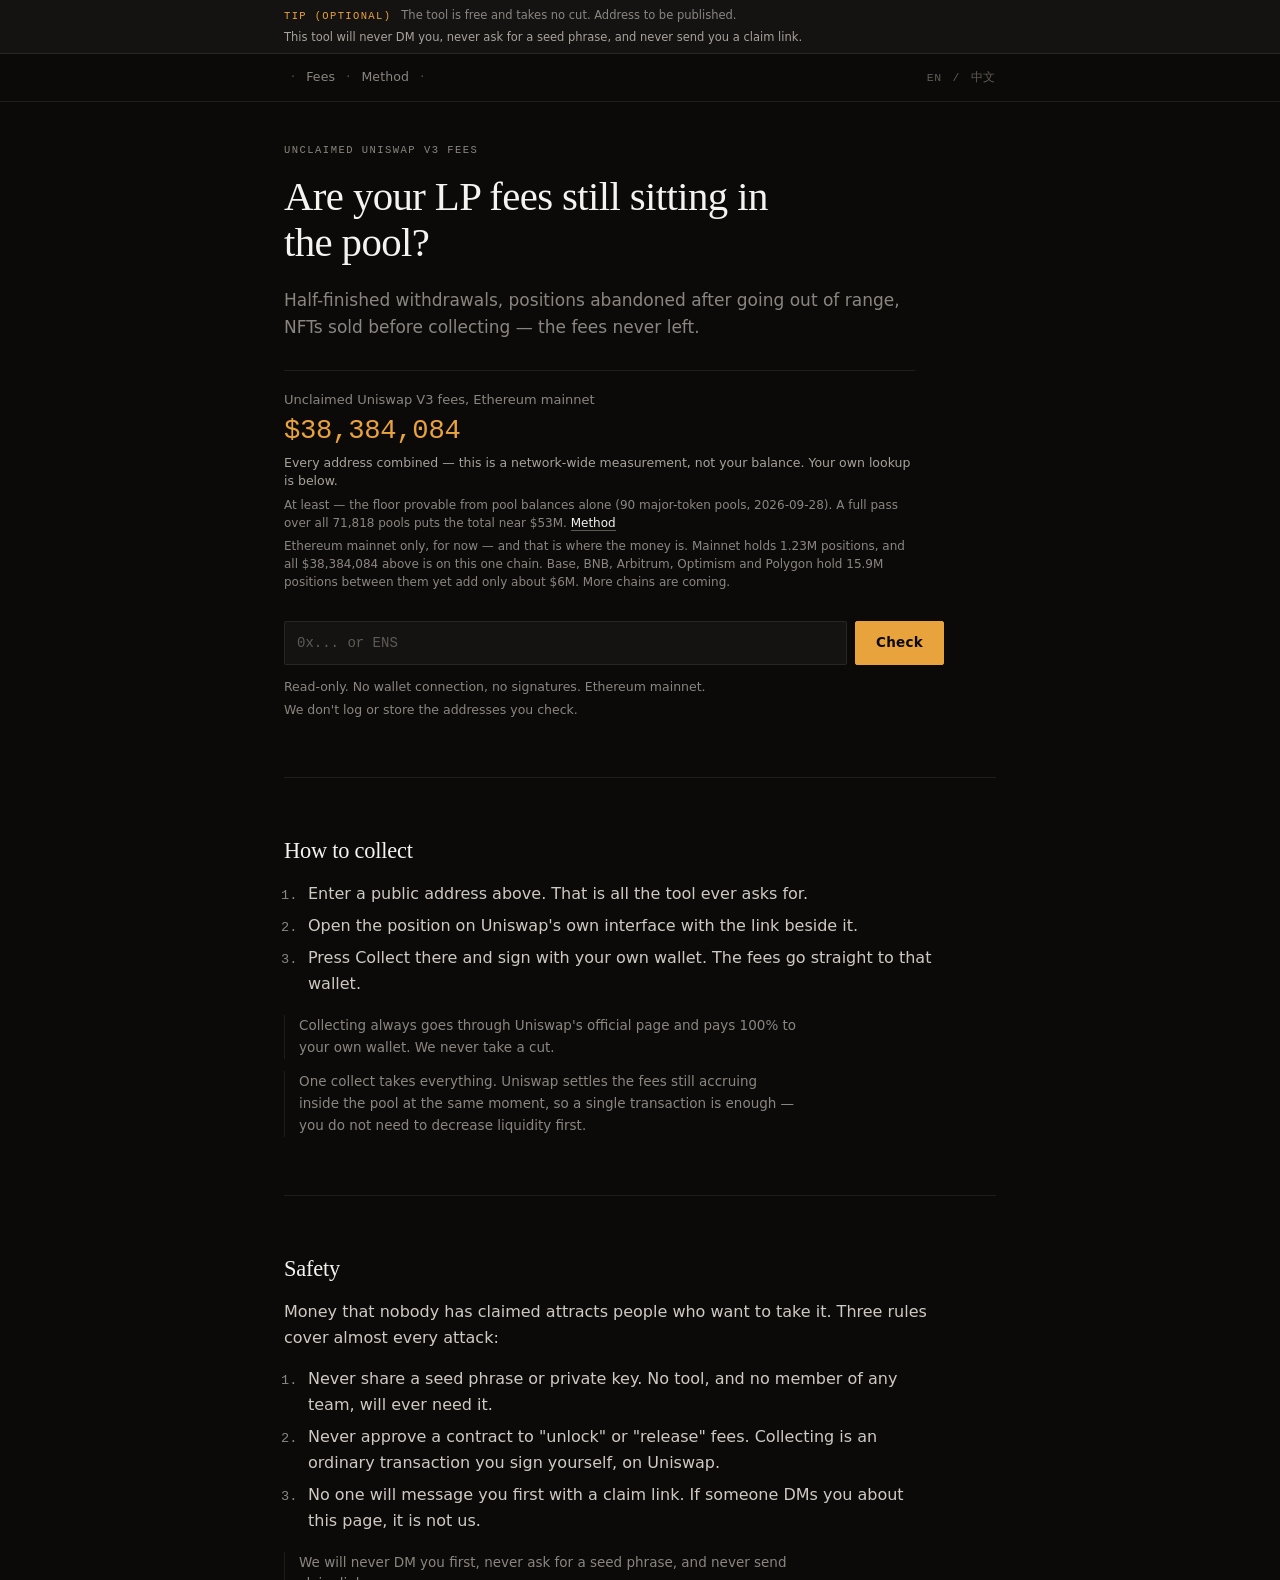
<file: index.html>
<!doctype html>
<html lang="en">
<head>
<meta charset="utf-8">
<meta name="viewport" content="width=device-width, initial-scale=1">
<!-- 与 v3fees/_headers:15 逐字一致，且刻意不含 frame-ancestors（meta 形式会被浏览器忽略）。
     这份 meta 是 IPFS 部署下的唯一 CSP —— 那里没有 HTTP 响应头。 -->
<meta http-equiv="Content-Security-Policy" content="default-src 'none'; script-src 'self'; style-src 'self'; img-src 'self' data:; font-src 'self'; connect-src 'self' https://ethereum-rpc.publicnode.com https://virginia.rpc.blxrbdn.com https://eth.rpc.blxrbdn.com https://coins.llama.fi; base-uri 'none'; form-action 'none'; object-src 'none'">
<meta name="referrer" content="no-referrer">
<meta name="color-scheme" content="dark">
<meta http-equiv="refresh" content="0; url=./site/">
<title>Unclaimed Uniswap V3 fees</title>
<meta name="description" content="Enter any Ethereum address and see the Uniswap V3 LP fees it never collected. Read-only: no wallet connection, no signatures, no server. We don't log or store the addresses you check.">
<!-- 这个文件只是跳转桩（下面第 20 行的 meta refresh），但分享卡必须在这里也写一份：
     大量爬虫（X / Telegram / WhatsApp）**不跟随 meta refresh**，只读它抓到的那个
     HTML。少了这一段，分享 https://poolwatch.dess.lol/ 出来就是一个光秃秃的链接。
     canonical/og:url 都指向真正的页面 /site/，与 v3fees/site/index.html 完全一致 ——
     地址要改就两处一起改，static-checks.mjs 第 7 项会盯着。 -->
<link rel="canonical" href="https://poolwatch.dess.lol/site/">
<meta property="og:type" content="website">
<meta property="og:locale" content="en_US">
<meta property="og:locale:alternate" content="zh_CN">
<meta property="og:title" content="Are your LP fees still sitting in the pool?">
<meta property="og:description" content="Enter any Ethereum address and see the Uniswap V3 LP fees it never collected. Read-only: no wallet connection, no signatures, no server. We don't log or store the addresses you check.">
<meta property="og:url" content="https://poolwatch.dess.lol/site/">
<meta property="og:image" content="https://poolwatch.dess.lol/og.png">
<meta property="og:image:width" content="1200">
<meta property="og:image:height" content="630">
<meta name="twitter:card" content="summary_large_image">
<meta name="twitter:title" content="Are your LP fees still sitting in the pool?">
<meta name="twitter:description" content="Enter any Ethereum address and see the Uniswap V3 LP fees it never collected. Read-only: no wallet connection, no signatures, no server.">
<meta name="twitter:image" content="https://poolwatch.dess.lol/og.png">
<link rel="stylesheet" href="landing.css">
</head>
<body>
<p><a href="./site/">Unclaimed Uniswap V3 fees →</a></p>
</body>
</html>
</file>
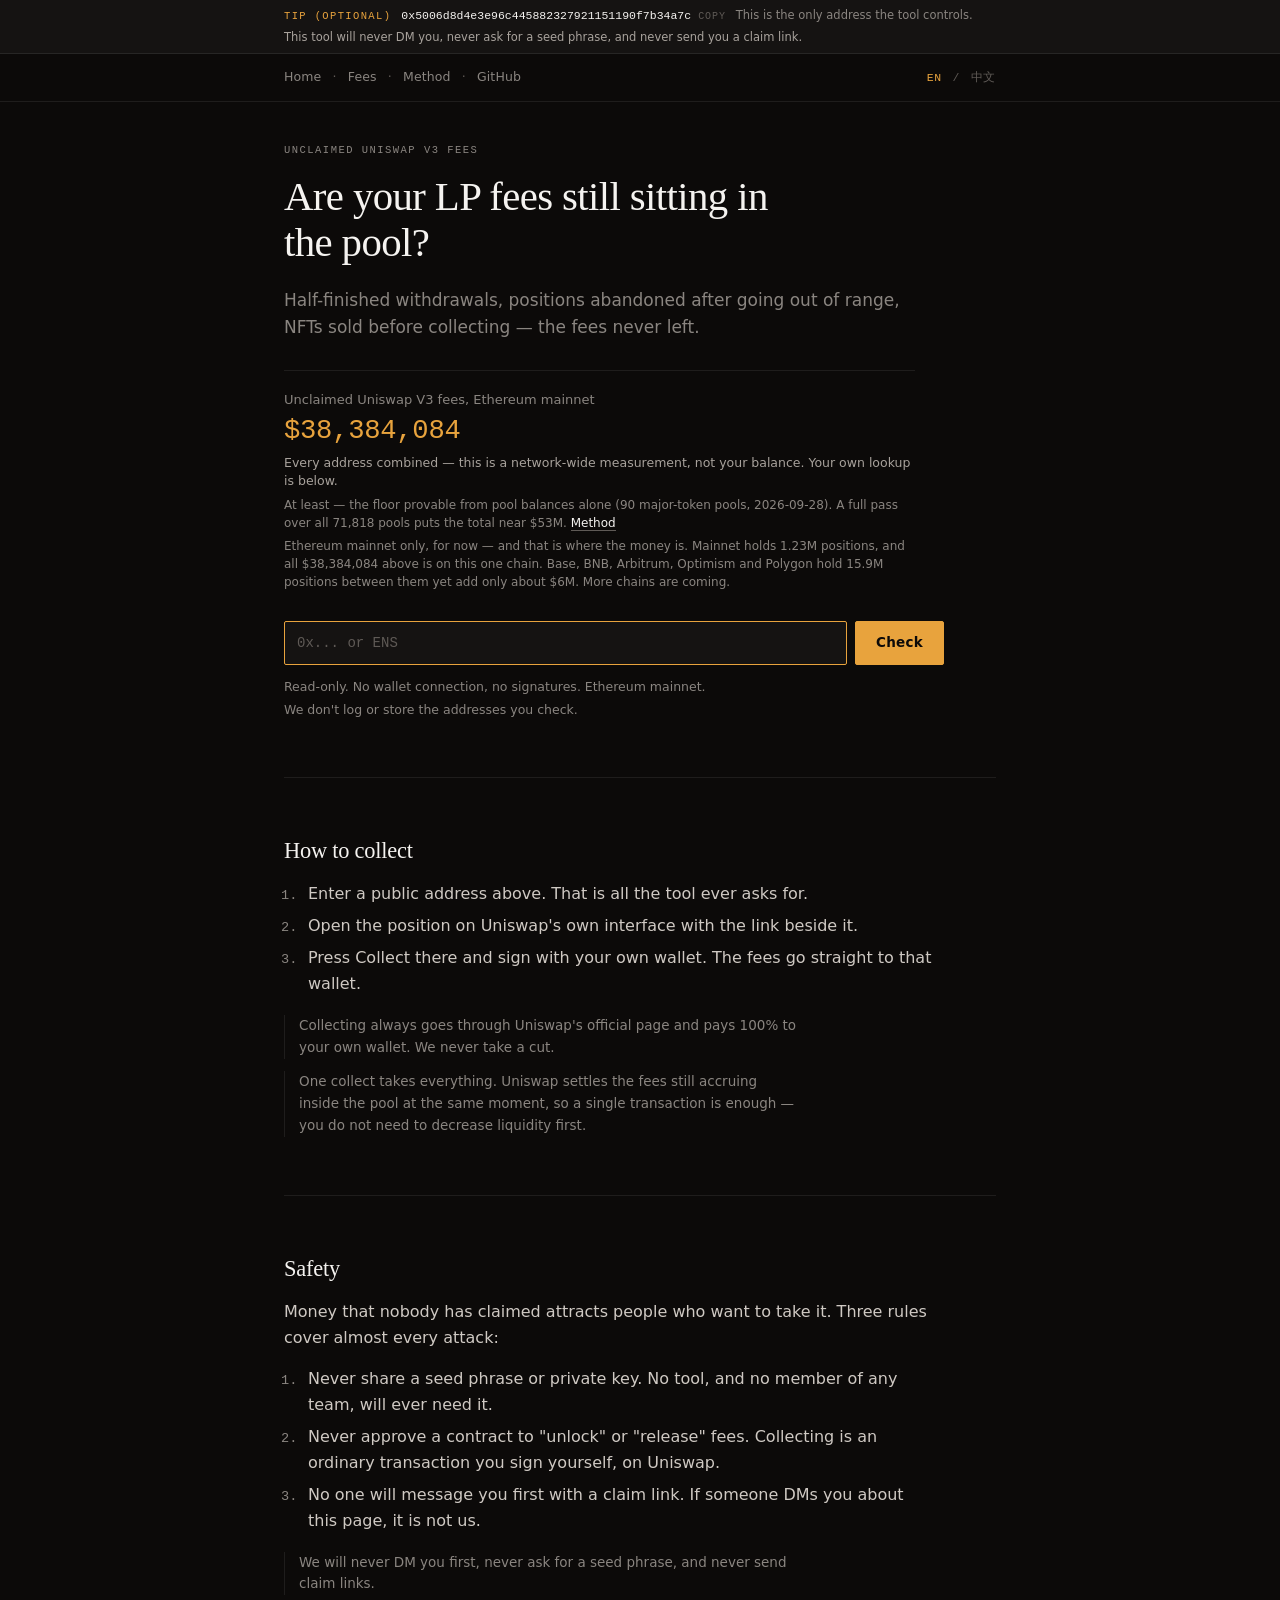
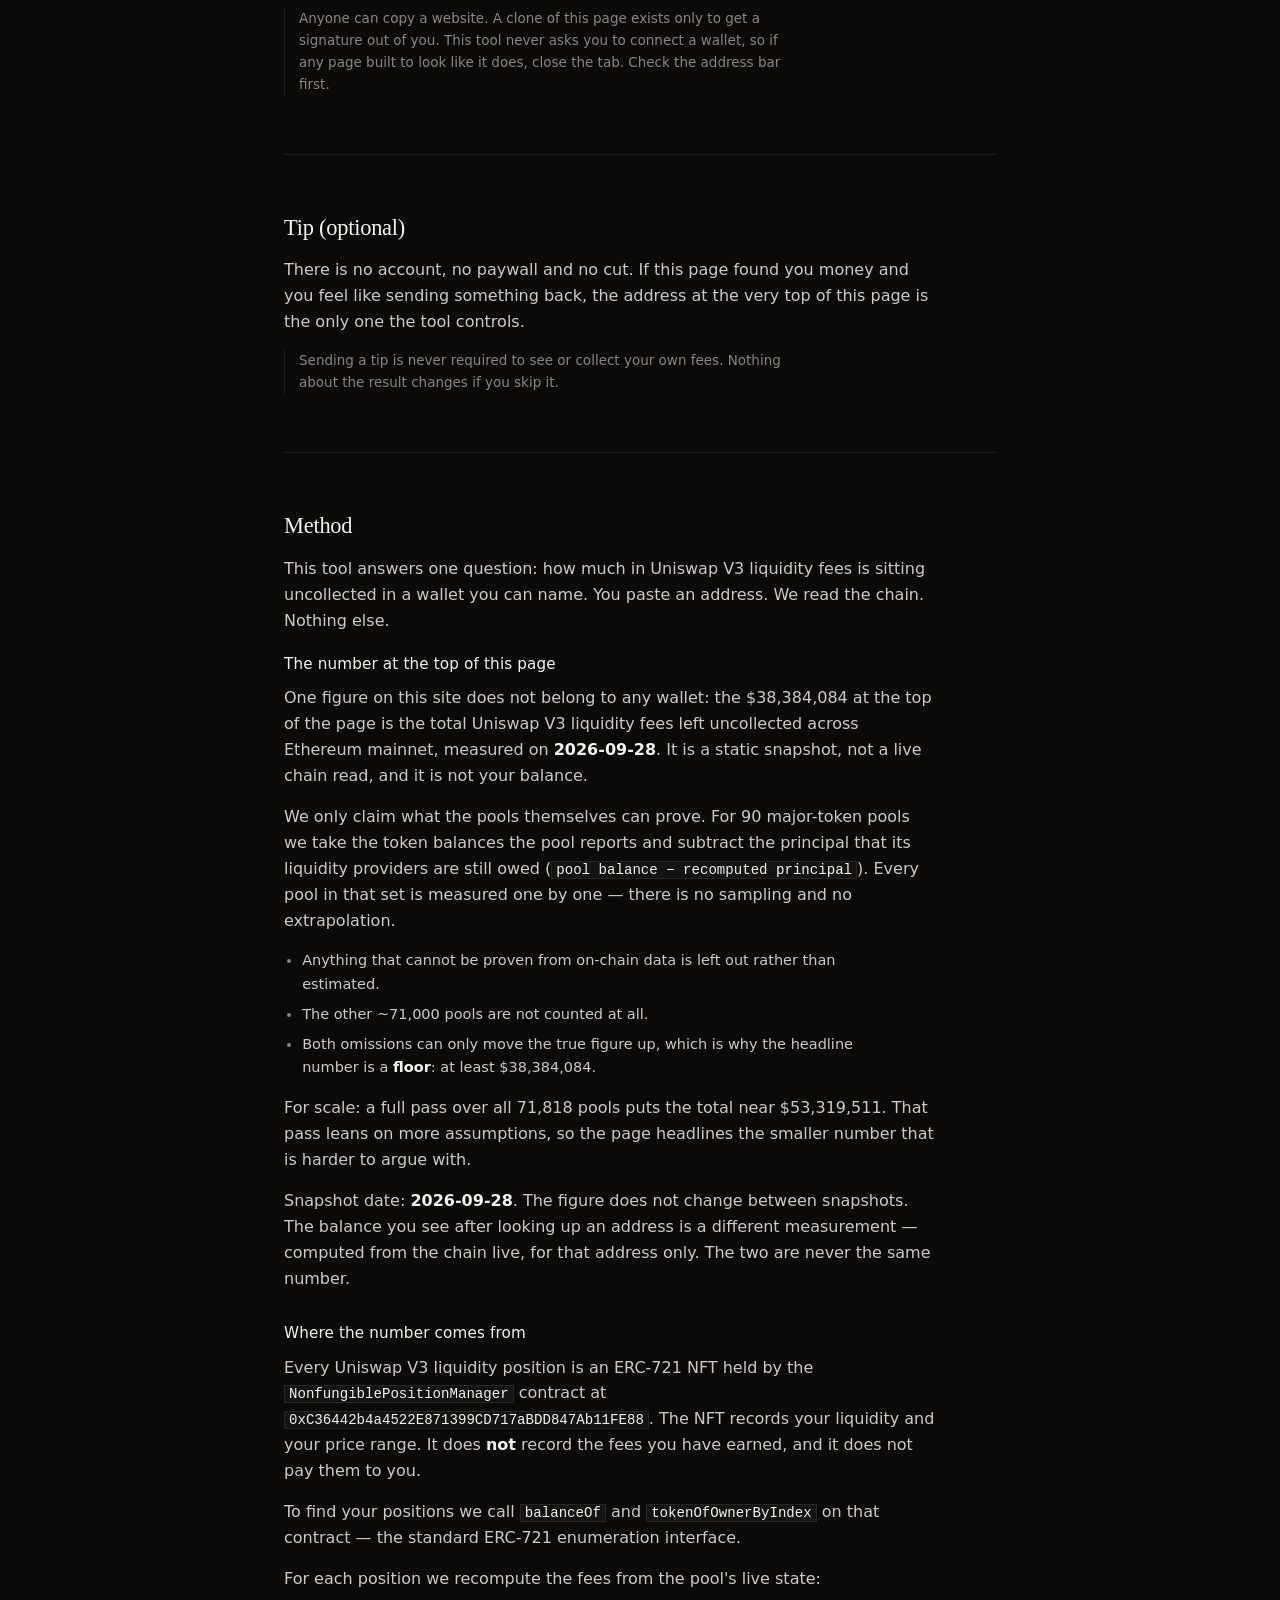
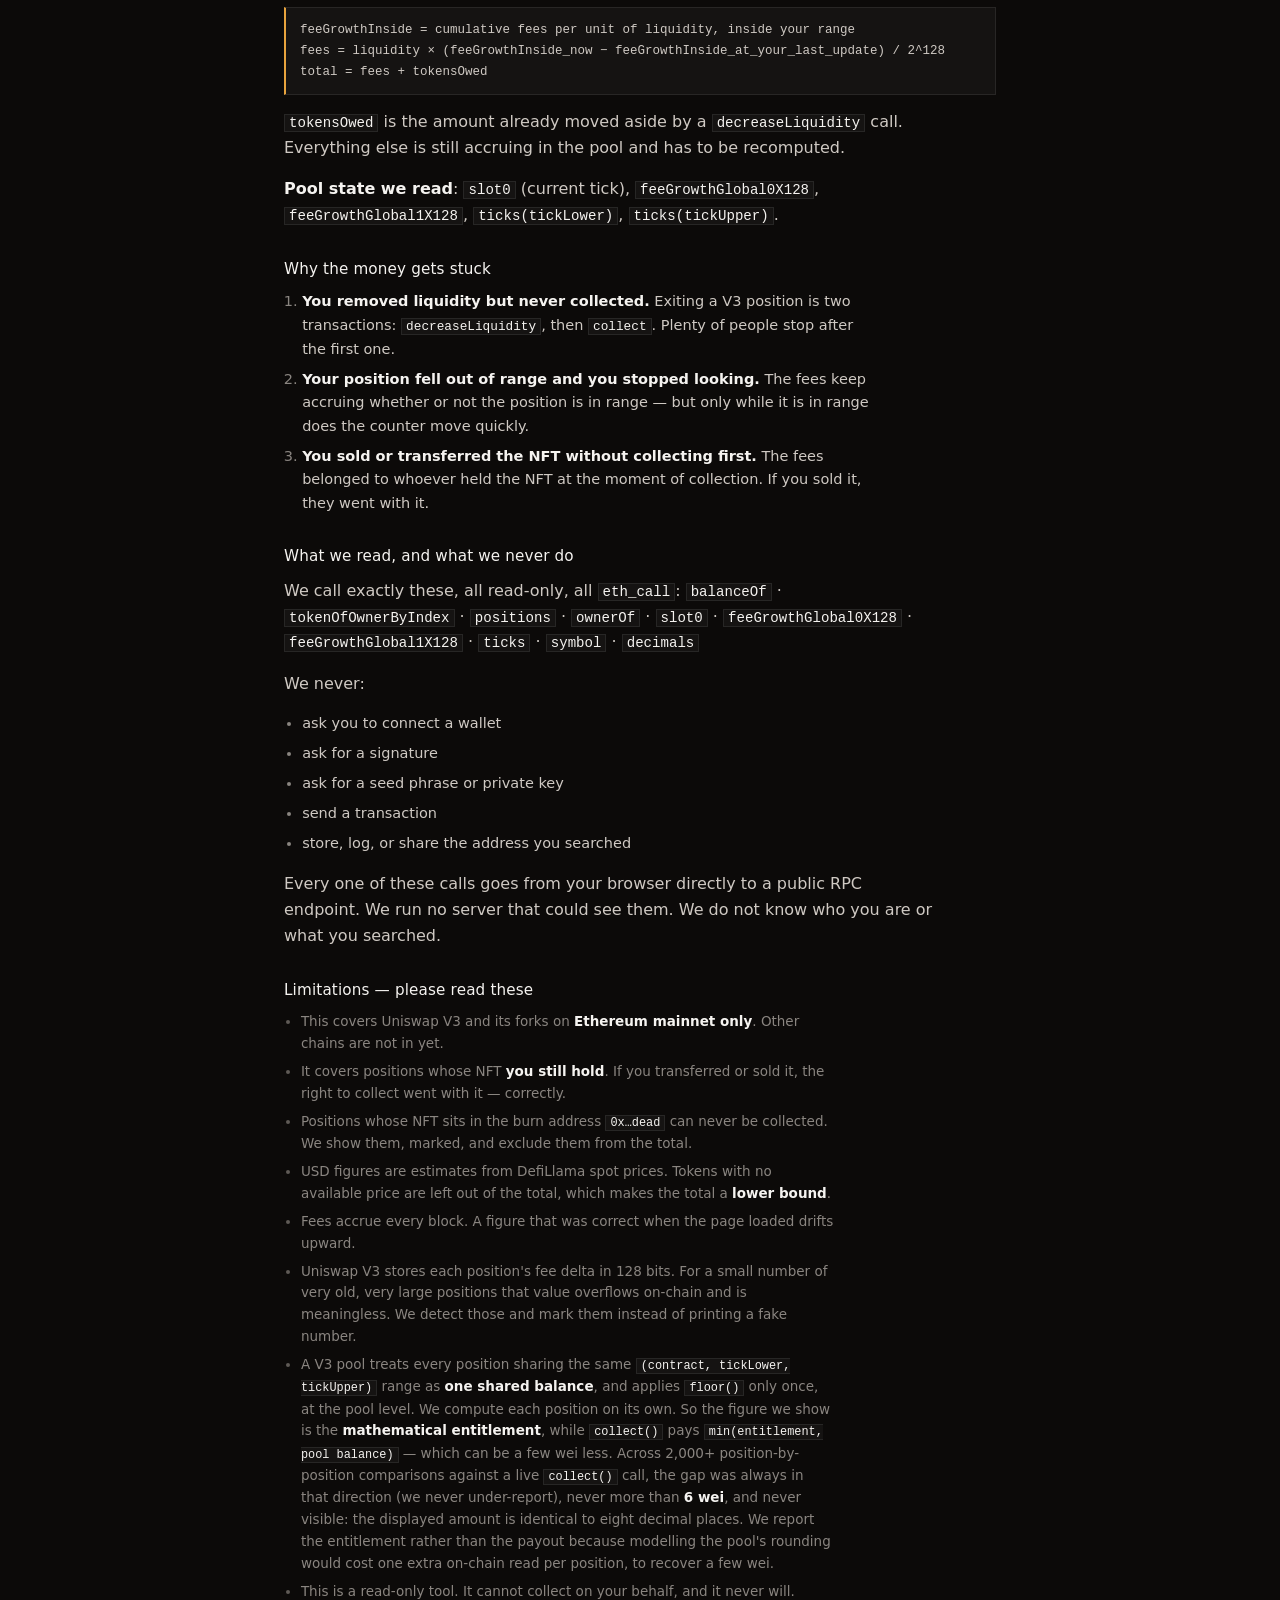
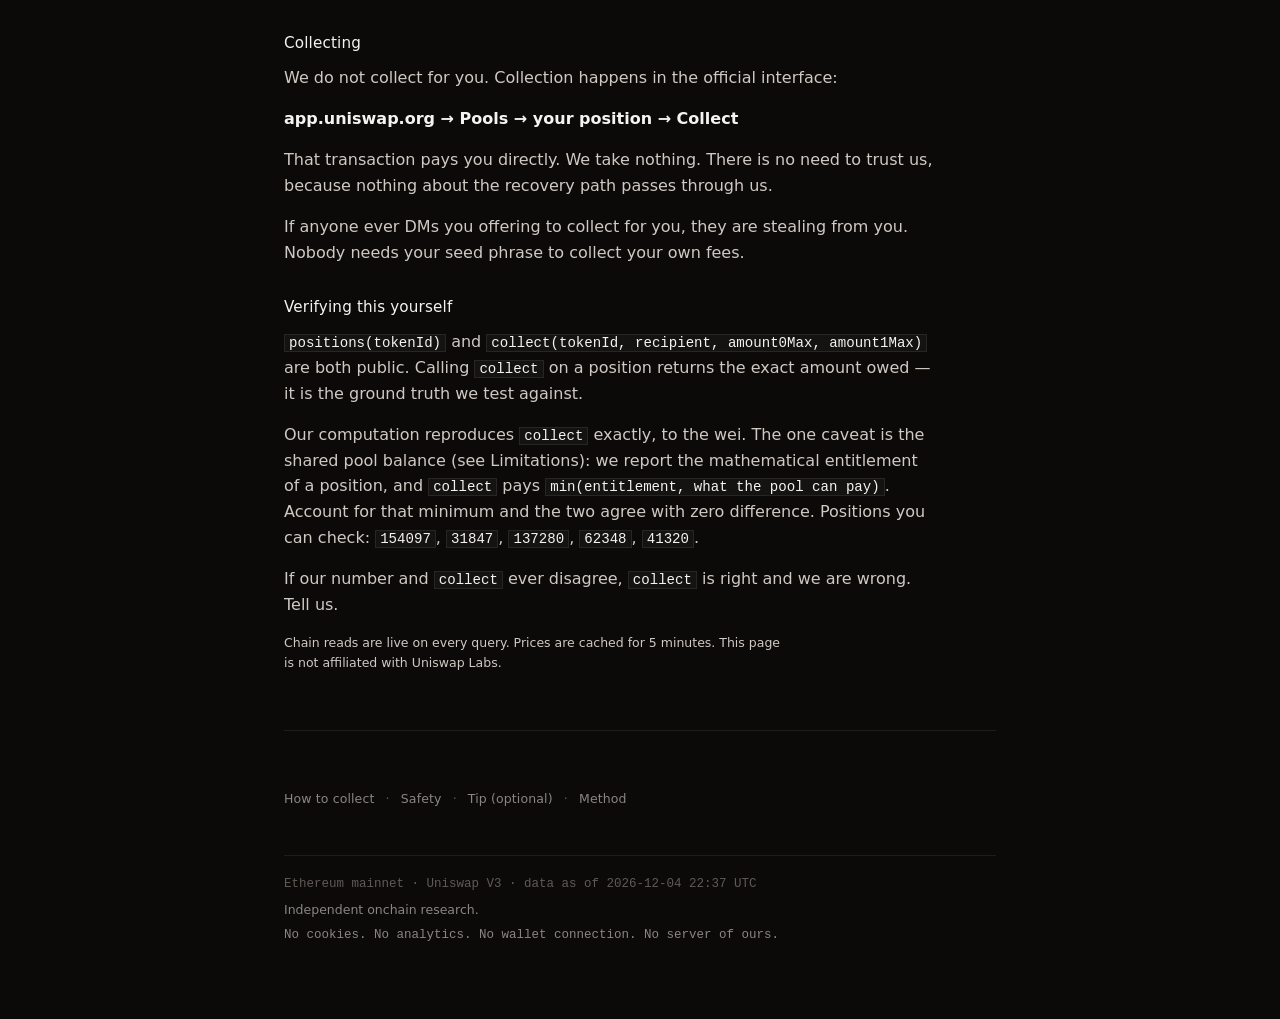
<file: site/index.html>
<!DOCTYPE html>
<html lang="en">
<head>
<meta charset="utf-8">
<!-- The CSP is also delivered here, as a <meta>, not only as an HTTP header.
     This is the one control that turns "we don't send your address anywhere"
     from a promise into a rule the browser enforces, so it has to travel with
     the files: on IPFS (or any static host that can't set headers) v3fees/_headers
     does not exist. Deployments that can set headers should keep using it —
     they agree, and the header copy is the stricter one.
     Known difference: frame-ancestors is not supported in <meta> and is omitted
     below (browsers ignore it when delivered this way). Clickjacking is a low
     risk for a read-only lookup page; X-Frame-Options covers it where headers work. -->
<meta http-equiv="Content-Security-Policy" content="default-src 'none'; script-src 'self'; style-src 'self'; img-src 'self' data:; font-src 'self'; connect-src 'self' https://ethereum-rpc.publicnode.com https://virginia.rpc.blxrbdn.com https://eth.rpc.blxrbdn.com https://coins.llama.fi; base-uri 'none'; form-action 'none'; object-src 'none'">
<meta name="viewport" content="width=device-width, initial-scale=1">
<title>Unclaimed Uniswap V3 fees</title>
<meta name="description" content="Enter any Ethereum address and see the Uniswap V3 LP fees it never collected. Read-only: no wallet connection, no signatures, no server. We don't log or store the addresses you check.">
<!-- 分享卡。三个刻意的选择：
     · canonical 指向 /site/ 而不是 / —— 根目录那个 index.html 是 meta-refresh
       跳转桩，把 canonical 指向一个会跳转的地址是 Google 明确不建议的。
     · URL 全部写绝对地址。爬虫不会去解析相对路径，而 Edge/Chrome 的预览调试器
       也不解析，写完当时看不出问题，只有真正分享出去才发现卡片是空的。
     · og:image 指向站点根下的 /og.png，它不在引用图里（由 tools/test/ogimage.mjs
       从生产页面截的 1200x630），所以 publish.json 单独列着它。
     ⚠ 换域名时这三处要一起改：v3fees/index.html、本文件、v3fees/sitemap.xml。
     static-checks.mjs 第 7 项会断言它们的主机名一致，改漏一个就红。 -->
<link rel="canonical" href="https://poolwatch.dess.lol/site/">
<meta property="og:type" content="website">
<meta property="og:locale" content="en_US">
<meta property="og:locale:alternate" content="zh_CN">
<meta property="og:title" content="Are your LP fees still sitting in the pool?">
<meta property="og:description" content="Enter any Ethereum address and see the Uniswap V3 LP fees it never collected. Read-only: no wallet connection, no signatures, no server. We don't log or store the addresses you check.">
<meta property="og:url" content="https://poolwatch.dess.lol/site/">
<meta property="og:image" content="https://poolwatch.dess.lol/og.png">
<meta property="og:image:width" content="1200">
<meta property="og:image:height" content="630">
<meta name="twitter:card" content="summary_large_image">
<meta name="twitter:title" content="Are your LP fees still sitting in the pool?">
<meta name="twitter:description" content="Enter any Ethereum address and see the Uniswap V3 LP fees it never collected. Read-only: no wallet connection, no signatures, no server.">
<meta name="twitter:image" content="https://poolwatch.dess.lol/og.png">
<meta name="color-scheme" content="dark">
<meta name="referrer" content="no-referrer">
<link rel="icon" href="data:image/svg+xml,%3Csvg xmlns='http://www.w3.org/2000/svg' viewBox='0 0 16 16'%3E%3Crect width='16' height='16' fill='%230C0A09'/%3E%3Crect x='4' y='4' width='8' height='8' fill='%23E8A33D'/%3E%3C/svg%3E">
<link rel="stylesheet" href="style.css">
<script type="module" src="app.js"></script>
</head>
<body data-state="idle">

<a class="skiplink" href="#fees">Skip to the lookup form</a>

<!-- Tipping address lives at the top of the page on purpose: it is the first
     thing a suspicious visitor checks, and hiding it at the bottom looks worse. -->
<div class="tipbar">
  <div class="tipbar__inner">
    <span class="tipbar__label" data-i18n="tip.label">Tip (optional)</span>
    <span class="tipbar__addr mono" id="tipaddr" hidden></span>
    <span class="tipbar__note" id="tipnote" data-i18n="tip.note">The tool is free and takes no cut. Address to be published.</span>
    <span class="tipbar__never" data-i18n="tip.never">This tool will never DM you, never ask for a seed phrase, and never send you a claim link.</span>
  </div>
</div>

<header class="topbar">
  <div class="topbar__inner">
    <nav class="nav" aria-label="Primary">
      <a id="navhome" data-navhome data-i18n="nav.home" hidden>Home</a>
      <span class="nav__sep" data-navhome aria-hidden="true">·</span>
      <a href="#fees" data-scroll="fees" data-i18n="nav.fees">Fees</a>
      <span class="nav__sep" aria-hidden="true">·</span>
      <a href="#method" data-scroll="method" data-i18n="nav.method">Method</a>
      <span class="nav__sep" data-navsrc aria-hidden="true">·</span>
      <a id="navsrc" data-navsrc target="_blank" rel="noopener noreferrer" data-i18n="nav.github" hidden>GitHub</a>
    </nav>
    <div class="lang" role="group" aria-label="Language">
      <button type="button" class="lang__btn" data-lang="en" lang="en">EN</button>
      <span class="lang__sep" aria-hidden="true">/</span>
      <button type="button" class="lang__btn" data-lang="zh" lang="zh-Hans">中文</button>
    </div>
  </div>
</header>

<main class="wrap" id="fees">

  <p class="eyebrow" data-i18n="eyebrow">Unclaimed Uniswap V3 fees</p>
  <h1 class="h1" data-i18n="h1">Are your LP fees still sitting in the pool?</h1>
  <p class="lede" data-i18n="lede">Half-finished withdrawals, positions abandoned after going out of range, NFTs sold before collecting — the fees never left.</p>

  <!-- The network-wide total. It is a static historical measurement, NOT the
       visitor's money, and the whole block is built to keep those two apart:
       it is amber and smaller than the visitor's own result (which stays white
       and larger), it carries a snapshot date, it says "every address" out
       loud, and app.js never touches it when a query runs. A visitor who
       mistook this number for their own balance would be reading a lie. -->
  <div class="stat" id="stat">
    <p class="stat__label" data-i18n="stat.label">Unclaimed Uniswap V3 fees, Ethereum mainnet</p>
    <p class="stat__value mono" data-i18n="stat.value">$38,384,084</p>
    <p class="stat__scope" data-i18n="stat.scope">Every address combined — this is a network-wide measurement, not your balance. Your own lookup is below.</p>
    <p class="stat__note"><span data-i18n="stat.note">At least — the floor provable from pool balances alone (90 major-token pools, 2026-09-28). A full pass over all 71,818 pools puts the total near $53M.</span> <a href="#method" data-scroll="method" data-i18n="nav.method">Method</a></p>
    <p class="stat__note stat__chains" data-i18n="stat.chains">Ethereum mainnet only, for now — and that is where the money is. Mainnet holds 1.23M positions, and all $38,384,084 above is on this one chain. Base, BNB, Arbitrum, Optimism and Polygon hold 15.9M positions between them yet add only about $6M. More chains are coming.</p>
  </div>

  <form class="checkrow" id="checkform" autocomplete="off" novalidate>
    <label class="sr-only" for="addr" data-i18n="addrLabel">Ethereum address</label>
    <input id="addr" name="addr" class="checkrow__input mono" type="text" spellcheck="false"
           autocapitalize="off" autocorrect="off" placeholder="0x... or ENS"
           data-i18n-attr="placeholder:placeholder" aria-describedby="trustline">
    <button class="btn" id="check" type="submit" data-i18n="check">Check</button>
  </form>

  <p class="fine" id="trustline" data-i18n="trust">Read-only. No wallet connection, no signatures. Ethereum mainnet.</p>
  <p class="fine" data-i18n="privacy">We don't log or store the addresses you check.</p>

  <div class="state state--loading" id="state-loading" role="status" aria-live="polite">
    <p class="state__line" id="loading-line" data-i18n="checking">Reading your positions from the chain…</p>
    <div class="meter" id="meter" aria-hidden="true"><span class="meter__bar"></span></div>
  </div>

  <div class="state state--error" id="state-error" role="alert">
    <p class="state__head" data-i18n="rpcError">Couldn't reach the network. Try again.</p>
    <p class="state__body" data-i18n="rpcErrorHint">Your browser talks to public Ethereum RPC endpoints directly. They rate-limit, and they fail. Nothing was sent to a server of ours, because there isn't one.</p>
    <button class="btn btn--ghost" id="retry" type="button" data-i18n="retry">Try again</button>
  </div>

  <div class="state state--empty" id="state-empty">
    <p class="state__head" data-i18n="empty">No V3 positions with uncollected fees for this address. If you never provided liquidity on Uniswap V3, this is expected.</p>
    <p class="state__body" data-i18n="emptyHint">This covers Uniswap V3 on Ethereum mainnet, and only positions whose NFT you still hold. Other chains, v2 LP tokens and positions held inside smart contracts are not included.</p>
  </div>

  <section class="result" id="result" aria-live="polite"></section>

  <hr class="rule">

  <section class="sec" id="how">
    <h2 class="h2" data-i18n="how.title">How to collect</h2>
    <ol class="steps">
      <li data-i18n="how.s1">Enter a public address above. That is all the tool ever asks for.</li>
      <li data-i18n="how.s2">Open the position on Uniswap's own interface with the link beside it.</li>
      <li data-i18n="how.s3">Press Collect there and sign with your own wallet. The fees go straight to that wallet.</li>
    </ol>
    <p class="note" data-i18n="how.note1">Collecting always goes through Uniswap's official page and pays 100% to your own wallet. We never take a cut.</p>
    <p class="note" data-i18n="how.note2">One collect takes everything. Uniswap settles the fees still accruing inside the pool at the same moment, so a single transaction is enough — you do not need to decrease liquidity first.</p>
  </section>

  <hr class="rule">

  <section class="sec" id="safety">
    <h2 class="h2" data-i18n="safety.title">Safety</h2>
    <p data-i18n="safety.lead">Money that nobody has claimed attracts people who want to take it. Three rules cover almost every attack:</p>
    <ol class="steps">
      <li data-i18n="safety.r1">Never share a seed phrase or private key. No tool, and no member of any team, will ever need it.</li>
      <li data-i18n="safety.r2">Never approve a contract to "unlock" or "release" fees. Collecting is an ordinary transaction you sign yourself, on Uniswap.</li>
      <li data-i18n="safety.r3">No one will message you first with a claim link. If someone DMs you about this page, it is not us.</li>
    </ol>
    <p class="note" data-i18n="safety.dm">We will never DM you first, never ask for a seed phrase, and never send claim links.</p>
    <p class="note" data-i18n="safety.clone">Anyone can copy a website. A clone of this page exists only to get a signature out of you. This tool never asks you to connect a wallet, so if any page built to look like it does, close the tab. Check the address bar first.</p>
  </section>

  <hr class="rule">

  <section class="sec" id="tip">
    <h2 class="h2" data-i18n="tipsec.title">Tip (optional)</h2>
    <p data-i18n="tipsec.body">There is no account, no paywall and no cut. If this page found you money and you feel like sending something back, the address at the very top of this page is the only one the tool controls.</p>
    <p class="note" data-i18n="tipsec.body2">Sending a tip is never required to see or collect your own fees. Nothing about the result changes if you skip it.</p>
  </section>

  <hr class="rule">

  <section class="sec" id="method">
    <h2 class="h2" data-i18n="method.title">Method</h2>
    <!-- Filled from i18n by app.js: this section is long, largely multi-paragraph
         and carries a formula, so it is rendered rather than keyed line by line. -->
    <div id="methodbody"></div>
  </section>

  <hr class="rule">

  <nav class="footnav" aria-label="Sections">
    <a href="#how" data-scroll="how" data-i18n="foot.how">How to collect</a>
    <span class="nav__sep" aria-hidden="true">·</span>
    <a href="#safety" data-scroll="safety" data-i18n="foot.safety">Safety</a>
    <span class="nav__sep" aria-hidden="true">·</span>
    <a href="#tip" data-scroll="tip" data-i18n="foot.tip">Tip (optional)</a>
    <span class="nav__sep" aria-hidden="true">·</span>
    <a href="#method" data-scroll="method" data-i18n="foot.method">Method</a>
  </nav>

  <footer class="foot">
    <p class="mono foot__meta"><span data-i18n="foot.chain">Ethereum mainnet · Uniswap V3</span> · <span data-i18n="foot.asof">data as of</span> <span class="mono" id="datatime-foot">—</span></p>
    <p data-i18n="foot.independent">Independent onchain research.</p>
    <p class="mono" data-i18n="foot.source">No cookies. No analytics. No wallet connection. No server of ours.</p>
  </footer>

</main>

<input type="text" id="copybuf" class="copybuf" aria-hidden="true" tabindex="-1" readonly>
</body>
</html>
</file>
<file: landing.css>
/* v3fees/landing.css
 *
 * 只给根目录那张跳转页用。`v3fees/index.html` 会在 0 秒后转到 `./site/`，
 * 所以这份样式唯一的职责是：万一跳转被拦下（无 JS 环境、爬虫、扩展干扰），
 * 访问者看到的也不是一个深色背景上的默认蓝色链接。
 *
 * 颜色与 site/style.css 同一套：
 *   底色 #0C0A09（偏暖近黑）／正文 #F5F3F0／主色琥珀 #E8A33D
 *
 * 注意：这份文件是按 `style-src 'self'` 写的 —— index.html 的 CSP 不允许内联样式，
 * 所以样式必须待在这个独立文件里，不能塞回 <style> 标签。
 */

:root { color-scheme: dark; }

html, body { height: 100%; }

body {
  margin: 0;
  display: flex;
  align-items: center;
  justify-content: center;
  background: #0C0A09;
  color: #F5F3F0;
  font: 400 16px/1.6 system-ui, -apple-system, 'Segoe UI', sans-serif;
}

p { margin: 0; }

a {
  color: #E8A33D;
  text-decoration: none;
  border-bottom: 1px solid rgba(232, 163, 61, 0.35);
  padding-bottom: 1px;
}

a:hover { border-bottom-color: #E8A33D; }

a:focus-visible {
  outline: 2px solid #E8A33D;
  outline-offset: 3px;
}
</file>
<file: site/style.css>
/* v3fees/site/style.css
   Owner: frontend-dev.
   Deliberately boring: one accent colour, hairline rules, no gradients, no
   rounded card stacks, nothing that fades in. Everything is left-aligned.
   Type: serif for headings, the system UI stack for prose, monospace for
   anything a reader might want to copy out and verify. */

:root {
  --bg: #0C0A09;
  --surface: #151312;
  --text: #F5F3F0;
  --muted: #8A8580;
  --dim: #5F5A56;
  --accent: #E8A33D;
  --accent-hi: #F2B45C;
  --rule: rgba(255, 255, 255, 0.08);
  --serif: ui-serif, Georgia, 'Times New Roman', serif;
  --sans: system-ui, -apple-system, 'Segoe UI', Roboto, sans-serif;
  --mono: ui-monospace, SFMono-Regular, Menlo, Consolas, monospace;
  --maxw: 760px;
}

*, *::before, *::after { box-sizing: border-box; }

html { -webkit-text-size-adjust: 100%; }

body {
  margin: 0;
  background: var(--bg);
  color: var(--text);
  font: 16px/1.62 var(--sans);
  text-rendering: optimizeLegibility;
  -webkit-font-smoothing: antialiased;
}

::selection { background: var(--accent); color: #0C0A09; }

a { color: var(--text); text-decoration: none; border-bottom: 1px solid var(--rule); }
a:hover { color: var(--accent); border-bottom-color: var(--accent); }

:focus-visible { outline: 1px solid var(--accent); outline-offset: 2px; }

.mono { font-family: var(--mono); font-variant-numeric: tabular-nums; }
.muted { color: var(--muted); }
.sr-only {
  position: absolute; width: 1px; height: 1px; padding: 0; margin: -1px;
  overflow: hidden; clip: rect(0 0 0 0); white-space: nowrap; border: 0;
}
.skiplink {
  position: absolute; left: -9999px; top: 0; z-index: 20;
  background: var(--accent); color: #0C0A09; padding: 8px 14px; font-size: 13px;
}
.skiplink:focus { left: 8px; top: 8px; border: 0; }
.copybuf { position: fixed; left: -9999px; top: 0; width: 10px; opacity: 0; }

/* ---------------------------------------------------------------- tip bar */

.tipbar { border-bottom: 1px solid var(--rule); background: var(--surface); }
.tipbar__inner {
  max-width: var(--maxw); margin: 0 auto; padding: 7px 24px;
  display: flex; flex-wrap: wrap; align-items: baseline; gap: 4px 10px;
  font-size: 11.5px; line-height: 1.5;
}
.tipbar__label {
  font-family: var(--mono); font-size: 10.5px; letter-spacing: .13em;
  text-transform: uppercase; color: var(--accent);
}
.tipbar__addr { color: var(--text); font-size: 11.5px; word-break: break-all; }
.tipbar__note { color: var(--muted); }
/* The anti-phishing sentence gets its own line at the top of the page, where a
   suspicious visitor is already looking for the tip address. */
.tipbar__never { flex-basis: 100%; color: #A8A29C; }

/* ----------------------------------------------------------------- topbar */

.topbar {
  position: sticky; top: 0; z-index: 5;
  background: var(--bg); border-bottom: 1px solid var(--rule);
}
.topbar__inner {
  max-width: var(--maxw); margin: 0 auto; padding: 13px 24px;
  display: flex; align-items: baseline; justify-content: space-between; gap: 16px;
}
.nav, .footnav { font-size: 12.5px; letter-spacing: .01em; }
.nav a, .footnav a { color: var(--muted); border-bottom: 0; }
.nav a:hover, .footnav a:hover { color: var(--accent); }
.nav__sep { color: var(--dim); padding: 0 7px; }

.lang { font-family: var(--mono); font-size: 11.5px; letter-spacing: .06em; white-space: nowrap; }
.lang__btn {
  background: none; border: 0; padding: 0; cursor: pointer;
  font: inherit; color: var(--dim); letter-spacing: inherit;
}
.lang__btn:hover { color: var(--text); }
.lang__btn[aria-pressed="true"] { color: var(--accent); }
.lang__sep { color: var(--dim); padding: 0 3px; }

/* ------------------------------------------------------------------- page */

.wrap { max-width: var(--maxw); margin: 0 auto; padding: 40px 24px 72px; }

.eyebrow {
  font-family: var(--mono); font-size: 10.5px; letter-spacing: .14em;
  text-transform: uppercase; color: var(--muted); margin: 0;
}

.h1 {
  font-family: var(--serif); font-weight: 400;
  font-size: clamp(1.8rem, 5.2vw, 2.55rem); line-height: 1.13;
  letter-spacing: -.015em; margin: .38em 0 .5em; max-width: 26ch;
}

.lede { color: var(--muted); font-size: 1.0625rem; line-height: 1.58; max-width: 58ch; margin: 0; }

h2, h3 { font-weight: 400; }

/* ------------------------------------------- the network-wide headline stat
   A static measurement, not the visitor's balance. It never gets a box, a
   background or a border: only the page's usual hairline above it. The number
   is amber and deliberately smaller than `.res__total` (which is white and
   larger), so the moment a visitor runs their own lookup their own figure is
   the biggest thing on the page and this one reads as context. */

.stat {
  margin: 30px 0 0;
  padding-top: 20px;
  border-top: 1px solid var(--rule);
  max-width: 62ch;
}
.stat__label { margin: 0; color: var(--muted); font-size: 13px; line-height: 1.45; }
.stat__value {
  margin: 5px 0 0;
  font-size: clamp(1.35rem, 4.6vw, 1.7rem);
  line-height: 1.15; letter-spacing: -.01em;
  color: var(--accent);
}
/* The distinction the visitor must not miss. Same colour as `.tipbar__never`,
   the other line on this page that exists to stop someone being misled. */
.stat__scope { margin: 7px 0 0; color: #A8A29C; font-size: 12.5px; line-height: 1.5; }
.stat__note { margin: 5px 0 0; color: var(--muted); font-size: 12px; line-height: 1.5; }
.stat__note a { border-bottom-color: var(--dim); }

/* -------------------------------------------------------------- the input */

.checkrow { display: flex; gap: 8px; margin: 30px 0 12px; max-width: 660px; }
.checkrow__input {
  flex: 1 1 auto; min-width: 0;
  background: var(--surface); color: var(--text);
  border: 1px solid var(--rule); border-radius: 2px;
  padding: 11px 12px; font: 14px/1.45 var(--mono);
}
.checkrow__input::placeholder { color: var(--dim); }
.checkrow__input:focus { outline: none; border-color: var(--accent); }

.btn {
  background: var(--accent); color: #0C0A09;
  border: 1px solid var(--accent); border-radius: 2px;
  padding: 11px 20px; font: 600 13.5px/1.45 var(--sans);
  letter-spacing: .02em; cursor: pointer; white-space: nowrap;
}
.btn:hover { background: var(--accent-hi); border-color: var(--accent-hi); }
.btn:disabled { opacity: .45; cursor: default; background: var(--accent); }
.btn--ghost { background: transparent; color: var(--text); border-color: var(--rule); }
.btn--ghost:hover { background: var(--surface); border-color: var(--muted); color: var(--text); }

.fine { color: var(--muted); font-size: 12.5px; line-height: 1.55; margin: 3px 0; max-width: 62ch; }
.fine--brighter { color: #A8A29C; }

.copy {
  background: none; border: 0; padding: 0 0 0 7px; cursor: pointer;
  font: 10px/1 var(--mono); letter-spacing: .09em; text-transform: uppercase;
  color: var(--dim); vertical-align: baseline;
}
.copy:hover { color: var(--accent); }
.copy[data-done] { color: var(--accent); }

/* ----------------------------------------------------------------- states */

.state { display: none; }
body[data-state="loading"] .state--loading,
body[data-state="error"] .state--error,
body[data-state="empty"] .state--empty { display: block; }

body[data-state="loading"] #check,
body[data-state="loading"] #addr { opacity: .5; pointer-events: none; }

body[data-state="idle"] .result,
body[data-state="loading"] .result,
body[data-state="error"] .result,
body[data-state="empty"] .result { display: none; }

.state { margin: 30px 0 0; padding-top: 20px; border-top: 1px solid var(--rule); }
.state__head { font-family: var(--serif); font-size: 1.15rem; line-height: 1.4; margin: 0 0 .4em; max-width: 56ch; }
.state__line { font-family: var(--mono); font-size: 12.5px; color: var(--muted); margin: 0 0 12px; }
.state__body { color: var(--muted); font-size: 13.5px; line-height: 1.6; margin: 0 0 1em; max-width: 62ch; }
.state--error .state__head { color: var(--accent); }

.meter { height: 2px; background: var(--rule); overflow: hidden; max-width: 660px; }
.meter__bar { display: block; height: 2px; width: 34%; background: var(--accent); animation: sweep 1.15s ease-in-out infinite; }
@keyframes sweep { 0% { transform: translateX(-102%); } 100% { transform: translateX(300%); } }

/* Once the adapter reports done/total the meter stops being decorative and
   becomes an actual count. A wallet with thousands of positions needs it. */
.meter[data-det] .meter__bar { animation: none; width: var(--p, 0%); transition: width .25s linear; }
@media (prefers-reduced-motion: reduce) {
  .meter__bar { animation: none; width: 100%; }
  .meter[data-det] .meter__bar { width: var(--p, 0%); transition: none; }
}

/* --------------------------------------------------------------- results */

.result { margin: 38px 0 0; }
.res__head {
  display: flex; flex-wrap: wrap; align-items: baseline; justify-content: space-between;
  gap: 6px 20px; padding-top: 20px; border-top: 1px solid var(--rule);
}
.res__count { font-family: var(--serif); font-size: 1.15rem; line-height: 1.4; margin: 0; }
.dot { display: inline-block; width: 7px; height: 7px; background: var(--accent); margin-right: 9px; vertical-align: 1px; }
.res__totalwrap { text-align: right; margin-left: auto; }
.res__totallabel {
  display: block; font-family: var(--mono); font-size: 10px; letter-spacing: .13em;
  text-transform: uppercase; color: var(--muted); margin-bottom: 2px;
}
.res__total {
  display: block; font-family: var(--mono); font-size: clamp(1.5rem, 5vw, 2.05rem);
  line-height: 1.1; letter-spacing: -.02em;
}

.res__addr { font-size: 12px; color: var(--muted); margin: 14px 0 0; word-break: break-all; }
.res__addr a { color: var(--muted); }
.res__addr a:hover { color: var(--accent); }

.tw { overflow-x: auto; margin-top: 22px; }
.tbl { width: 100%; border-collapse: collapse; font-size: 14px; }
.tbl th {
  font: 500 10.5px/1.4 var(--mono); text-transform: uppercase; letter-spacing: .11em;
  color: var(--muted); text-align: left; padding: 0 14px 9px 0; border-bottom: 1px solid var(--rule);
  white-space: nowrap;
}
.tbl td { padding: 13px 14px 13px 0; border-bottom: 1px solid var(--rule); vertical-align: top; }
.tbl tr:last-child td { border-bottom: 0; }
.tbl__more td { padding: 14px 0 0; border-bottom: 0; }
.linkbtn {
  background: none; border: 0; padding: 0; cursor: pointer;
  font: 11px/1.4 var(--mono); letter-spacing: .09em; text-transform: uppercase;
  color: var(--accent);
}
.linkbtn:hover { color: var(--accent-hi); border-bottom: 1px solid var(--accent-hi); }
.linkbtn:disabled { opacity: .6; cursor: default; }
.tbl .num { text-align: right; padding-right: 0; white-space: nowrap; }
.tbl .c-pos { width: 8.5rem; }
/* Tokens with no symbol() on chain come back as `0x1234…abcd`. Two of those in
   one cell must wrap rather than push the numbers off the page. */
.tbl .c-pool { width: auto; max-width: 22rem; overflow-wrap: anywhere; }

.poslink { border-bottom: 0; }
.poslink:hover { border-bottom: 0; }
.poolname { color: var(--text); }
.feetier { color: var(--muted); font-family: var(--mono); font-size: 11.5px; padding-left: 5px; }
.range {
  display: inline-block; font-family: var(--mono); font-size: 10px; letter-spacing: .07em;
  text-transform: uppercase; color: var(--dim); padding-left: 6px;
}
.amt { display: block; font-family: var(--mono); font-variant-numeric: tabular-nums; }
.usd { display: block; color: var(--muted); font-family: var(--mono); font-size: 12.5px; }
.note-inline { color: var(--muted); font-size: 13px; margin: 14px 0 0; max-width: 62ch; }
/* A caveat about the headline number itself is not decoration: brighten it. */
.note-inline--flag { color: var(--text); }
.skipped__ids { color: var(--dim); font-size: 11.5px; overflow-wrap: anywhere; }
.skipped__why { color: var(--text); font-size: 11.5px; }

.locked { margin-top: 40px; }
.locked__head {
  font-family: var(--serif); font-size: 1.05rem; margin: 0 0 .35em; color: var(--text);
}
.locked .tbl td { color: var(--muted); }
.tag-dead {
  display: inline-block; font-family: var(--mono); font-size: 10px; letter-spacing: .08em;
  text-transform: uppercase; color: var(--accent); border: 1px solid var(--rule);
  padding: 1px 5px; margin-left: 7px;
}

.cta { margin-top: 32px; display: flex; flex-wrap: wrap; align-items: center; gap: 10px 18px; }
.cta__note { color: var(--muted); font-size: 12.5px; margin: 0; max-width: 52ch; }

.res__meta { margin-top: 26px; padding-top: 14px; border-top: 1px solid var(--rule); }
.res__meta p { color: var(--muted); font-size: 12.5px; margin: 0; }

/* --------------------------------------------------------------- sections */

.rule { border: 0; border-top: 1px solid var(--rule); margin: 58px 0; }
.sec { scroll-margin-top: 64px; }
.h2 { font-family: var(--serif); font-size: 1.4rem; line-height: 1.3; letter-spacing: -.01em; margin: 0 0 .7em; }
.sec p { margin: 0 0 .95em; max-width: 64ch; color: #CFC9C3; }
.sec .note {
  color: var(--muted); font-size: 13.5px; line-height: 1.62;
  border-left: 1px solid var(--rule); padding-left: 14px; max-width: 60ch;
}

.steps { padding-left: 1.35em; margin: .2em 0 1.1em; max-width: 64ch; color: #CFC9C3; }
.steps li { margin: .4em 0; padding-left: .15em; }
.steps li::marker { color: var(--muted); font-family: var(--mono); font-size: .85em; }

/* Rendered blocks for the Method section — see rich.js. */
.h3 { font-size: .95rem; letter-spacing: .01em; margin: 1.9em 0 .6em; color: var(--text); }
#methodbody > .h3:first-of-type { margin-top: 1.2em; }
.rich-list {
  color: #CFC9C3; font-size: 14.5px; line-height: 1.62;
  padding-left: 1.25em; margin: 0 0 1.1em; max-width: 64ch;
}
.rich-list li { margin: .45em 0; }
.rich-list li::marker { color: var(--muted); }
.rich--limits .rich-list { color: var(--muted); font-size: 13.5px; }
.rich--limits .rich-list li::marker { color: var(--dim); }
.rich code {
  font-family: var(--mono); font-size: .88em; color: var(--text);
  background: var(--surface); border: 1px solid var(--rule); padding: 0 4px;
  overflow-wrap: anywhere;   /* the 42-char position-manager address has no break point */
}
.rich strong { color: var(--text); font-weight: 600; }
.rich .code {
  font: 12.5px/1.65 var(--mono); color: #CFC9C3; background: var(--surface);
  border: 1px solid var(--rule); border-left: 2px solid var(--accent);
  padding: 12px 14px; margin: 0 0 1.1em; max-width: 100%;
  overflow-x: auto; white-space: pre;
}

/* ---------------------------------------------------------------- footer */

.footnav { margin: 0 0 22px; }
.foot { margin-top: 46px; padding-top: 18px; border-top: 1px solid var(--rule); }
.foot p { color: var(--muted); font-size: 12.5px; margin: 0 0 5px; max-width: 66ch; }
.foot__meta { color: var(--dim) !important; }

/* ----------------------------------------------------------------- small */

@media (max-width: 640px) {
  .wrap { padding: 30px 16px 56px; }
  .tipbar__inner, .topbar__inner { padding-left: 16px; padding-right: 16px; }
  .topbar__inner { flex-wrap: wrap; gap: 8px; }
  .checkrow { gap: 6px; }
  .btn { padding: 11px 15px; }
  .tbl { font-size: 13px; }
  .tbl td, .tbl th { padding-right: 10px; }
  .tbl .c-pos { width: 6.5rem; }
  .res__head { flex-direction: column; align-items: flex-start; }
  .res__totalwrap { text-align: left; margin-left: 0; }
  .rich .code { font-size: 11.5px; }
  .rule { margin: 44px 0; }
}
</file>
